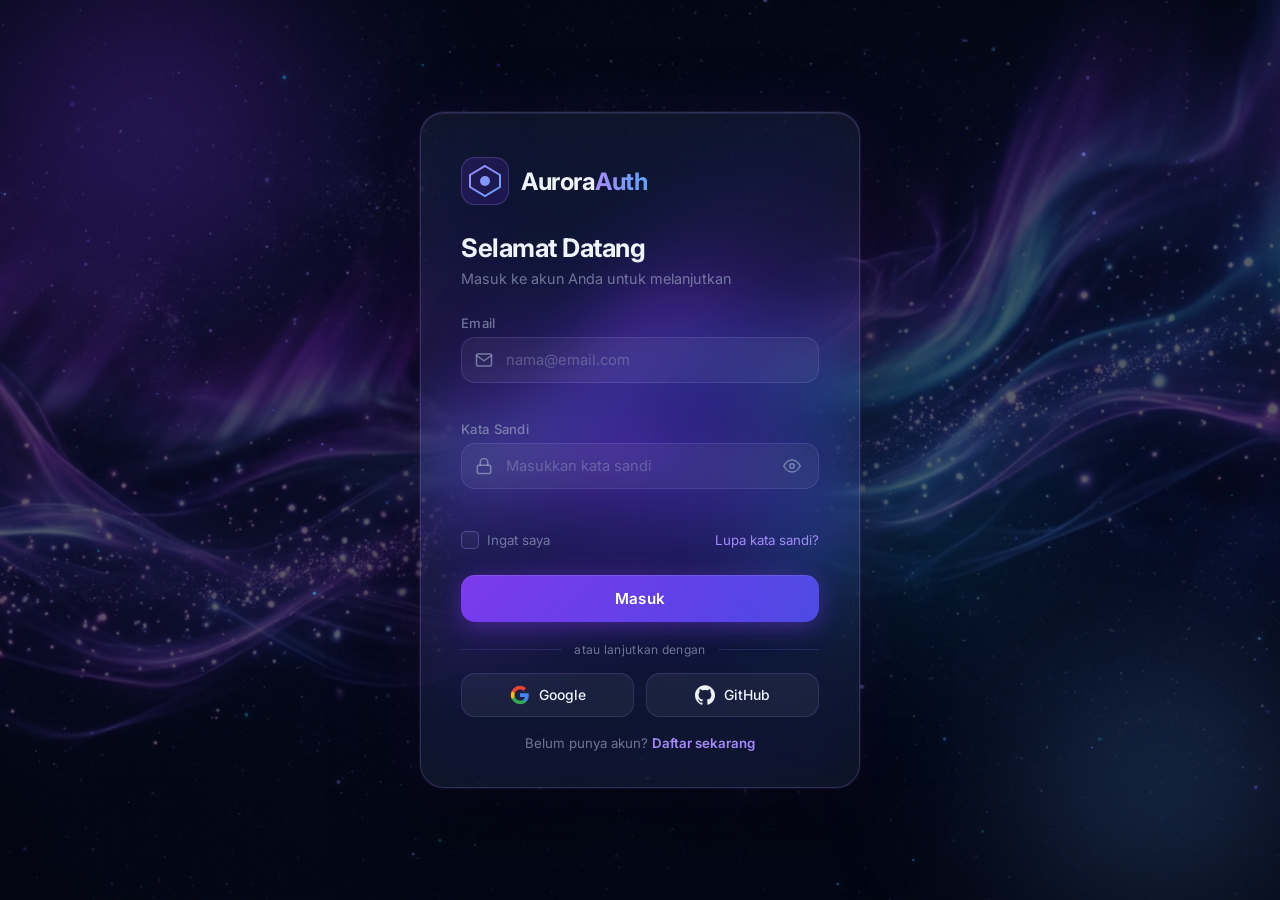
<file: animasi-1/index.html>
﻿<!DOCTYPE html>
<html lang="id">
<head>
  <meta charset="UTF-8" />
  <meta name="viewport" content="width=device-width, initial-scale=1.0" />
  <title>Login — Aurora Auth</title>
  <meta name="description" content="Halaman login premium dengan desain Aurora glassmorphism yang interaktif dan animasi canggih." />
  <link rel="preconnect" href="https://fonts.googleapis.com" />
  <link rel="preconnect" href="https://fonts.gstatic.com" crossorigin />
  <link href="https://fonts.googleapis.com/css2?family=Inter:wght@300;400;500;600;700&display=swap" rel="stylesheet" />
  <link rel="stylesheet" href="style.css" />
</head>
<body>

  <canvas id="particle-canvas"></canvas>
  <div class="cursor-glow" id="cursor-glow"></div>
  <div class="bg-overlay"></div>

  <main class="main-wrapper" aria-label="Halaman Login">
    <div class="orb orb-1"></div>
    <div class="orb orb-2"></div>
    <div class="orb orb-3"></div>

    <section class="login-card" id="login-card" role="main">

      <div class="brand" aria-label="Aurora Auth">
        <div class="brand-icon">
          <svg width="36" height="36" viewBox="0 0 36 36" fill="none" xmlns="http://www.w3.org/2000/svg" aria-hidden="true">
            <defs>
              <linearGradient id="lg1" x1="0" y1="0" x2="36" y2="36" gradientUnits="userSpaceOnUse">
                <stop offset="0%" stop-color="#a78bfa"/>
                <stop offset="100%" stop-color="#60a5fa"/>
              </linearGradient>
            </defs>
            <path d="M18 3L33 12V24L18 33L3 24V12L18 3Z" stroke="url(#lg1)" stroke-width="2" fill="none"/>
            <circle cx="18" cy="18" r="5" fill="url(#lg1)"/>
          </svg>
        </div>
        <span class="brand-name">Aurora<span class="brand-accent">Auth</span></span>
      </div>

      <h1 class="card-title">Selamat Datang</h1>
      <p class="card-subtitle">Masuk ke akun Anda untuk melanjutkan</p>

      <form class="login-form" id="login-form" novalidate autocomplete="off">

        <div class="field-wrapper" id="field-email">
          <label for="email" class="field-label">Email</label>
          <div class="input-shell">
            <span class="input-icon" aria-hidden="true">
              <svg width="18" height="18" viewBox="0 0 24 24" fill="none" stroke="currentColor" stroke-width="2" stroke-linecap="round" stroke-linejoin="round">
                <path d="M4 4h16c1.1 0 2 .9 2 2v12c0 1.1-.9 2-2 2H4c-1.1 0-2-.9-2-2V6c0-1.1.9-2 2-2z"/>
                <polyline points="22,6 12,13 2,6"/>
              </svg>
            </span>
            <input type="email" id="email" name="email" class="field-input" placeholder="nama@email.com" autocomplete="email" aria-describedby="email-error" required />
            <div class="input-ripple"></div>
          </div>
          <span class="field-error" id="email-error" role="alert" aria-live="polite"></span>
        </div>

        <div class="field-wrapper" id="field-password">
          <label for="password" class="field-label">Kata Sandi</label>
          <div class="input-shell">
            <span class="input-icon" aria-hidden="true">
              <svg width="18" height="18" viewBox="0 0 24 24" fill="none" stroke="currentColor" stroke-width="2" stroke-linecap="round" stroke-linejoin="round">
                <rect x="3" y="11" width="18" height="11" rx="2" ry="2"/>
                <path d="M7 11V7a5 5 0 0 1 10 0v4"/>
              </svg>
            </span>
            <input type="password" id="password" name="password" class="field-input" placeholder="Masukkan kata sandi" autocomplete="current-password" aria-describedby="password-error" required />
            <button type="button" class="toggle-password" id="toggle-password" aria-label="Tampilkan/sembunyikan kata sandi">
              <svg class="eye-show" width="18" height="18" viewBox="0 0 24 24" fill="none" stroke="currentColor" stroke-width="2" stroke-linecap="round" stroke-linejoin="round" aria-hidden="true">
                <path d="M1 12s4-8 11-8 11 8 11 8-4 8-11 8-11-8-11-8z"/>
                <circle cx="12" cy="12" r="3"/>
              </svg>
              <svg class="eye-hide" width="18" height="18" viewBox="0 0 24 24" fill="none" stroke="currentColor" stroke-width="2" stroke-linecap="round" stroke-linejoin="round" aria-hidden="true" style="display:none">
                <path d="M17.94 17.94A10.07 10.07 0 0 1 12 20c-7 0-11-8-11-8a18.45 18.45 0 0 1 5.06-5.94M9.9 4.24A9.12 9.12 0 0 1 12 4c7 0 11 8 11 8a18.5 18.5 0 0 1-2.16 3.19m-6.72-1.07a3 3 0 1 1-4.24-4.24"/>
                <line x1="1" y1="1" x2="23" y2="23"/>
              </svg>
            </button>
            <div class="input-ripple"></div>
          </div>
          <span class="field-error" id="password-error" role="alert" aria-live="polite"></span>
        </div>

        <div class="options-row">
          <label class="checkbox-wrapper" for="remember-me">
            <input type="checkbox" id="remember-me" name="remember" />
            <span class="checkbox-custom" aria-hidden="true"></span>
            <span class="checkbox-label">Ingat saya</span>
          </label>
          <a href="#" class="forgot-link" id="forgot-link">Lupa kata sandi?</a>
        </div>

        <button type="submit" class="btn-login" id="btn-login" aria-label="Masuk ke akun">
          <span class="btn-text">Masuk</span>
          <span class="btn-loader" aria-hidden="true">
            <svg class="spinner" width="20" height="20" viewBox="0 0 24 24" fill="none" stroke="currentColor" stroke-width="2.5">
              <circle cx="12" cy="12" r="10" stroke-opacity="0.25"/>
              <path d="M12 2a10 10 0 0 1 10 10" stroke-linecap="round"/>
            </svg>
          </span>
          <div class="btn-shine"></div>
        </button>

      </form>

      <div class="divider" aria-hidden="true">
        <span class="divider-line"></span>
        <span class="divider-text">atau lanjutkan dengan</span>
        <span class="divider-line"></span>
      </div>

      <div class="social-row">
        <button type="button" class="btn-social" id="btn-google" aria-label="Masuk dengan Google">
          <svg width="20" height="20" viewBox="0 0 24 24" aria-hidden="true">
            <path fill="#4285F4" d="M22.56 12.25c0-.78-.07-1.53-.2-2.25H12v4.26h5.92c-.26 1.37-1.04 2.53-2.21 3.31v2.77h3.57c2.08-1.92 3.28-4.74 3.28-8.09z"/>
            <path fill="#34A853" d="M12 23c2.97 0 5.46-.98 7.28-2.66l-3.57-2.77c-.98.66-2.23 1.06-3.71 1.06-2.86 0-5.29-1.93-6.16-4.53H2.18v2.84C3.99 20.53 7.7 23 12 23z"/>
            <path fill="#FBBC05" d="M5.84 14.09c-.22-.66-.35-1.36-.35-2.09s.13-1.43.35-2.09V7.07H2.18C1.43 8.55 1 10.22 1 12s.43 3.45 1.18 4.93l2.85-2.22.81-.62z"/>
            <path fill="#EA4335" d="M12 5.38c1.62 0 3.06.56 4.21 1.64l3.15-3.15C17.45 2.09 14.97 1 12 1 7.7 1 3.99 3.47 2.18 7.07l3.66 2.84c.87-2.6 3.3-4.53 6.16-4.53z"/>
          </svg>
          <span>Google</span>
        </button>
        <button type="button" class="btn-social" id="btn-github" aria-label="Masuk dengan GitHub">
          <svg width="20" height="20" viewBox="0 0 24 24" fill="currentColor" aria-hidden="true">
            <path d="M12 .297c-6.63 0-12 5.373-12 12 0 5.303 3.438 9.8 8.205 11.385.6.113.82-.258.82-.577 0-.285-.01-1.04-.015-2.04-3.338.724-4.042-1.61-4.042-1.61C4.422 18.07 3.633 17.7 3.633 17.7c-1.087-.744.084-.729.084-.729 1.205.084 1.838 1.236 1.838 1.236 1.07 1.835 2.809 1.305 3.495.998.108-.776.417-1.305.76-1.605-2.665-.3-5.466-1.332-5.466-5.93 0-1.31.465-2.38 1.235-3.22-.135-.303-.54-1.523.105-3.176 0 0 1.005-.322 3.3 1.23.96-.267 1.98-.399 3-.405 1.02.006 2.04.138 3 .405 2.28-1.552 3.285-1.23 3.285-1.23.645 1.653.24 2.873.12 3.176.765.84 1.23 1.91 1.23 3.22 0 4.61-2.805 5.625-5.475 5.92.42.36.81 1.096.81 2.22 0 1.606-.015 2.896-.015 3.286 0 .315.21.69.825.57C20.565 22.092 24 17.592 24 12.297c0-6.627-5.373-12-12-12"/>
          </svg>
          <span>GitHub</span>
        </button>
      </div>

      <p class="register-text">
        Belum punya akun?
        <a href="#" class="register-link" id="register-link">Daftar sekarang</a>
      </p>

    </section>
  </main>

  <script src="app.js"></script>
</body>
</html>
</file>
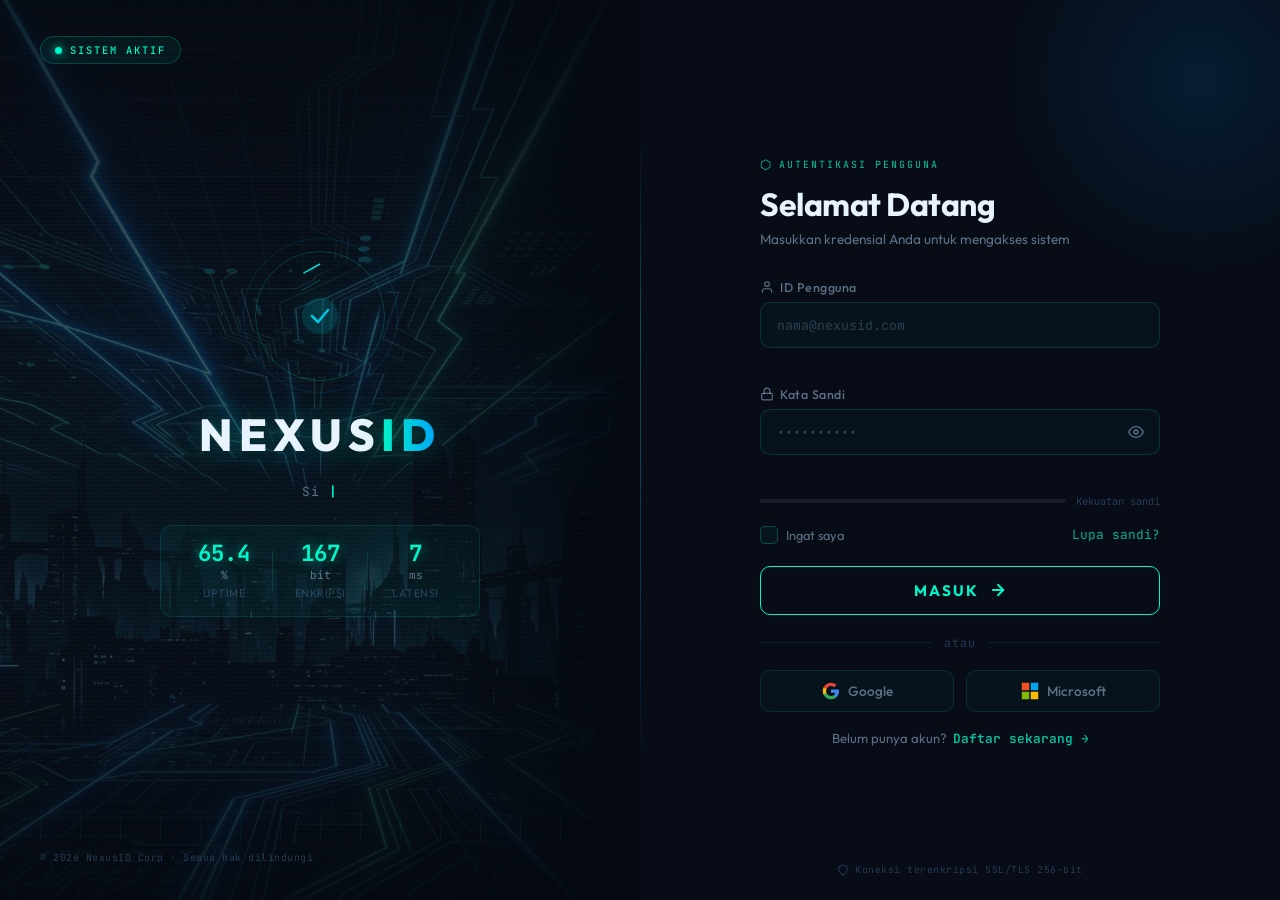
<file: animasi-2/index.html>
<!DOCTYPE html>
<html lang="id">
<head>
  <meta charset="UTF-8" />
  <meta name="viewport" content="width=device-width, initial-scale=1.0" />
  <title>Login — NexusID</title>
  <meta name="description" content="Halaman login premium NexusID dengan desain Neon Noir cyberpunk, split layout, dan animasi interaktif." />
  <link rel="preconnect" href="https://fonts.googleapis.com" />
  <link rel="preconnect" href="https://fonts.gstatic.com" crossorigin />
  <link href="https://fonts.googleapis.com/css2?family=Outfit:wght@300;400;500;600;700;800&family=JetBrains+Mono:wght@400;500&display=swap" rel="stylesheet" />
  <link rel="stylesheet" href="style.css" />
</head>
<body>

  <!-- Matrix rain canvas -->
  <canvas id="matrix-canvas"></canvas>

  <div class="page-wrapper">

    <!-- ── LEFT PANEL ───────────────────────────── -->
    <aside class="left-panel" aria-hidden="true">
      <div class="left-bg"></div>
      <div class="left-noise"></div>

      <!-- Scan lines overlay -->
      <div class="scanlines"></div>

      <!-- Top badge -->
      <div class="lp-badge">
        <span class="badge-dot"></span>
        <span class="badge-text">SISTEM AKTIF</span>
      </div>

      <!-- Center content -->
      <div class="lp-center">
        <div class="hex-ring">
          <svg viewBox="0 0 120 120" fill="none" xmlns="http://www.w3.org/2000/svg" class="hex-svg">
            <defs>
              <linearGradient id="hexGrad" x1="0" y1="0" x2="120" y2="120" gradientUnits="userSpaceOnUse">
                <stop offset="0%" stop-color="#00f5c8"/>
                <stop offset="100%" stop-color="#0099ff"/>
              </linearGradient>
            </defs>
            <path class="hex-path" d="M60 8L107 34V86L60 112L13 86V34L60 8Z" stroke="url(#hexGrad)" stroke-width="1.5" fill="none"/>
            <path class="hex-path-inner" d="M60 24L95 44V84L60 104L25 84V44L60 24Z" stroke="url(#hexGrad)" stroke-width="0.8" fill="none" opacity="0.4"/>
            <circle cx="60" cy="60" r="18" fill="url(#hexGrad)" opacity="0.15"/>
            <path d="M52 60L58 66L68 54" stroke="url(#hexGrad)" stroke-width="2.5" stroke-linecap="round" stroke-linejoin="round"/>
          </svg>
          <!-- Rotating rings -->
          <div class="ring ring-1"></div>
          <div class="ring ring-2"></div>
        </div>

        <h2 class="lp-title">NEXUS<span>ID</span></h2>
        <p class="lp-tagline">
          <span class="typing-text" id="typing-text"></span>
          <span class="cursor-blink">|</span>
        </p>

        <!-- Stats bar -->
        <div class="stats-row">
          <div class="stat">
            <span class="stat-num" data-target="99.9">0</span><span class="stat-unit">%</span>
            <span class="stat-label">Uptime</span>
          </div>
          <div class="stat-divider"></div>
          <div class="stat">
            <span class="stat-num" data-target="256">0</span><span class="stat-unit">bit</span>
            <span class="stat-label">Enkripsi</span>
          </div>
          <div class="stat-divider"></div>
          <div class="stat">
            <span class="stat-num" data-target="12">0</span><span class="stat-unit">ms</span>
            <span class="stat-label">Latensi</span>
          </div>
        </div>
      </div>

      <!-- Bottom info -->
      <div class="lp-footer">
        <div class="lp-grid-lines"></div>
        <p class="lp-footer-text">© 2026 NexusID Corp · Semua hak dilindungi</p>
      </div>
    </aside>

    <!-- ── RIGHT PANEL (Form) ────────────────────── -->
    <main class="right-panel" role="main">
      <!-- Glow blob -->
      <div class="form-glow"></div>

      <div class="form-container" id="form-container">

        <!-- Logo mobile (hidden on desktop) -->
        <div class="mobile-brand">
          <span class="mobile-brand-text">NEXUS<span>ID</span></span>
        </div>

        <!-- Header -->
        <div class="form-header">
          <div class="form-tag">
            <span class="tag-icon">⬡</span>
            <span>AUTENTIKASI PENGGUNA</span>
          </div>
          <h1 class="form-title">Selamat Datang</h1>
          <p class="form-subtitle">Masukkan kredensial Anda untuk mengakses sistem</p>
        </div>

        <!-- Form -->
        <form class="login-form" id="login-form" novalidate>

          <!-- Username/Email -->
          <div class="field-group" id="fg-email">
            <label class="field-label" for="email">
              <svg width="14" height="14" viewBox="0 0 24 24" fill="none" stroke="currentColor" stroke-width="2" stroke-linecap="round" stroke-linejoin="round" aria-hidden="true"><path d="M20 21v-2a4 4 0 0 0-4-4H8a4 4 0 0 0-4 4v2"/><circle cx="12" cy="7" r="4"/></svg>
              ID Pengguna
            </label>
            <div class="input-wrap">
              <input type="email" id="email" name="email" class="neo-input" placeholder="nama@nexusid.com" autocomplete="email" required />
              <div class="input-border-anim"></div>
              <span class="input-status" id="email-status" aria-hidden="true"></span>
            </div>
            <span class="field-msg" id="email-msg" role="alert" aria-live="polite"></span>
          </div>

          <!-- Password -->
          <div class="field-group" id="fg-pass">
            <label class="field-label" for="password">
              <svg width="14" height="14" viewBox="0 0 24 24" fill="none" stroke="currentColor" stroke-width="2" stroke-linecap="round" stroke-linejoin="round" aria-hidden="true"><rect x="3" y="11" width="18" height="11" rx="2" ry="2"/><path d="M7 11V7a5 5 0 0 1 10 0v4"/></svg>
              Kata Sandi
            </label>
            <div class="input-wrap">
              <input type="password" id="password" name="password" class="neo-input" placeholder="••••••••••" autocomplete="current-password" required />
              <div class="input-border-anim"></div>
              <button type="button" class="eye-btn" id="eye-btn" aria-label="Toggle password visibility">
                <svg class="eye-open" width="16" height="16" viewBox="0 0 24 24" fill="none" stroke="currentColor" stroke-width="2" stroke-linecap="round" stroke-linejoin="round" aria-hidden="true"><path d="M1 12s4-8 11-8 11 8 11 8-4 8-11 8-11-8-11-8z"/><circle cx="12" cy="12" r="3"/></svg>
                <svg class="eye-close" width="16" height="16" viewBox="0 0 24 24" fill="none" stroke="currentColor" stroke-width="2" stroke-linecap="round" stroke-linejoin="round" aria-hidden="true" style="display:none"><path d="M17.94 17.94A10.07 10.07 0 0 1 12 20c-7 0-11-8-11-8a18.45 18.45 0 0 1 5.06-5.94M9.9 4.24A9.12 9.12 0 0 1 12 4c7 0 11 8 11 8a18.5 18.5 0 0 1-2.16 3.19m-6.72-1.07a3 3 0 1 1-4.24-4.24"/><line x1="1" y1="1" x2="23" y2="23"/></svg>
              </button>
              <span class="input-status" id="pass-status" aria-hidden="true"></span>
            </div>
            <span class="field-msg" id="pass-msg" role="alert" aria-live="polite"></span>
          </div>

          <!-- Password strength bar -->
          <div class="strength-wrap" id="strength-wrap">
            <div class="strength-bar">
              <div class="strength-fill" id="strength-fill"></div>
            </div>
            <span class="strength-label" id="strength-label">Kekuatan sandi</span>
          </div>

          <!-- Options -->
          <div class="options-row">
            <label class="neo-checkbox" for="remember">
              <input type="checkbox" id="remember" name="remember" />
              <span class="check-box" aria-hidden="true">
                <svg width="10" height="10" viewBox="0 0 12 12" fill="none"><polyline points="2,6 5,9 10,3" stroke="currentColor" stroke-width="2" stroke-linecap="round" stroke-linejoin="round"/></svg>
              </span>
              <span class="check-label">Ingat saya</span>
            </label>
            <a href="#" class="lupa-link" id="lupa-link">Lupa sandi?</a>
          </div>

          <!-- Submit -->
          <button type="submit" class="btn-submit" id="btn-submit" aria-label="Masuk ke sistem">
            <span class="btn-content">
              <span class="btn-txt">MASUK</span>
              <svg class="btn-arrow" width="18" height="18" viewBox="0 0 24 24" fill="none" stroke="currentColor" stroke-width="2.5" stroke-linecap="round" stroke-linejoin="round" aria-hidden="true"><path d="M5 12h14"/><path d="m12 5 7 7-7 7"/></svg>
            </span>
            <span class="btn-loading" aria-hidden="true">
              <svg class="spin" width="20" height="20" viewBox="0 0 24 24" fill="none" stroke="currentColor" stroke-width="2.5"><circle cx="12" cy="12" r="10" opacity="0.2"/><path d="M12 2a10 10 0 0 1 10 10" stroke-linecap="round"/></svg>
              <span>Memverifikasi...</span>
            </span>
            <div class="btn-glare"></div>
          </button>

          <!-- Divider -->
          <div class="or-divider" aria-hidden="true">
            <span></span><em>atau</em><span></span>
          </div>

          <!-- Social -->
          <div class="social-grid">
            <button type="button" class="btn-soc" id="btn-google" aria-label="Masuk dengan Google">
              <svg width="18" height="18" viewBox="0 0 24 24" aria-hidden="true"><path fill="#4285F4" d="M22.56 12.25c0-.78-.07-1.53-.2-2.25H12v4.26h5.92c-.26 1.37-1.04 2.53-2.21 3.31v2.77h3.57c2.08-1.92 3.28-4.74 3.28-8.09z"/><path fill="#34A853" d="M12 23c2.97 0 5.46-.98 7.28-2.66l-3.57-2.77c-.98.66-2.23 1.06-3.71 1.06-2.86 0-5.29-1.93-6.16-4.53H2.18v2.84C3.99 20.53 7.7 23 12 23z"/><path fill="#FBBC05" d="M5.84 14.09c-.22-.66-.35-1.36-.35-2.09s.13-1.43.35-2.09V7.07H2.18C1.43 8.55 1 10.22 1 12s.43 3.45 1.18 4.93l2.85-2.22.81-.62z"/><path fill="#EA4335" d="M12 5.38c1.62 0 3.06.56 4.21 1.64l3.15-3.15C17.45 2.09 14.97 1 12 1 7.7 1 3.99 3.47 2.18 7.07l3.66 2.84c.87-2.6 3.3-4.53 6.16-4.53z"/></svg>
              Google
            </button>
            <button type="button" class="btn-soc" id="btn-ms" aria-label="Masuk dengan Microsoft">
              <svg width="18" height="18" viewBox="0 0 24 24" aria-hidden="true"><path fill="#f25022" d="M1 1h10v10H1z"/><path fill="#00a4ef" d="M13 1h10v10H13z"/><path fill="#7fba00" d="M1 13h10v10H1z"/><path fill="#ffb900" d="M13 13h10v10H13z"/></svg>
              Microsoft
            </button>
          </div>

          <!-- Register -->
          <p class="register-row">
            Belum punya akun?&nbsp;
            <a href="#" class="register-link" id="register-link">Daftar sekarang →</a>
          </p>

        </form>
      </div>

      <!-- Security badge -->
      <div class="security-badge">
        <svg width="12" height="12" viewBox="0 0 24 24" fill="none" stroke="currentColor" stroke-width="2" stroke-linecap="round" stroke-linejoin="round" aria-hidden="true"><path d="M12 22s8-4 8-10V5l-8-3-8 3v7c0 6 8 10 8 10z"/></svg>
        <span>Koneksi terenkripsi SSL/TLS 256-bit</span>
      </div>
    </main>

  </div>

  <script src="app.js"></script>
</body>
</html>
</file>
<file: animasi-1/style.css>
﻿/* ========================================================
   Aurora Auth — Premium Login Page CSS
   Design: Glassmorphism + Dark Mode + Micro-animations
======================================================== */

/* --- Reset & Base --- */
*, *::before, *::after { box-sizing: border-box; margin: 0; padding: 0; }

:root {
  --c-bg:         #050814;
  --c-purple:     #7c3aed;
  --c-violet:     #a78bfa;
  --c-blue:       #60a5fa;
  --c-cyan:       #22d3ee;
  --c-white:      #f0f4ff;
  --c-muted:      rgba(160,170,200,0.65);
  --c-glass:      rgba(255,255,255,0.055);
  --c-glass-b:    rgba(255,255,255,0.11);
  --c-border:     rgba(167,139,250,0.22);
  --c-border-f:   rgba(167,139,250,0.7);
  --c-error:      #f87171;
  --c-success:    #34d399;
  --radius-card:  24px;
  --radius-inp:   14px;
  --transition:   0.3s cubic-bezier(0.4, 0, 0.2, 1);
  --font:         'Inter', system-ui, sans-serif;
}

html { font-size: 16px; scroll-behavior: smooth; }

body {
  font-family: var(--font);
  background: var(--c-bg);
  color: var(--c-white);
  min-height: 100vh;
  overflow: hidden;
  -webkit-font-smoothing: antialiased;
}

/* --- Canvas Particle BG --- */
#particle-canvas {
  position: fixed;
  inset: 0;
  width: 100%;
  height: 100%;
  z-index: 0;
  pointer-events: none;
}

/* --- Cursor Glow --- */
.cursor-glow {
  position: fixed;
  width: 420px;
  height: 420px;
  border-radius: 50%;
  background: radial-gradient(circle, rgba(124,58,237,0.18) 0%, transparent 70%);
  pointer-events: none;
  transform: translate(-50%, -50%);
  z-index: 1;
  transition: opacity 0.3s;
  will-change: transform;
}

/* --- BG Overlay (image + gradient) --- */
.bg-overlay {
  position: fixed;
  inset: 0;
  background:
    url('bg.jpg') center/cover no-repeat,
    linear-gradient(135deg, #050814 0%, #0a0620 50%, #020a1a 100%);
  opacity: 0.35;
  z-index: 0;
  pointer-events: none;
}

/* --- Floating Orbs --- */
.orb {
  position: fixed;
  border-radius: 50%;
  filter: blur(90px);
  opacity: 0;
  pointer-events: none;
  z-index: 1;
  animation: orbFloat 0.8s ease forwards;
}
.orb-1 {
  width: 500px; height: 500px;
  background: radial-gradient(circle, rgba(124,58,237,0.45), transparent 70%);
  top: -120px; left: -100px;
  animation-delay: 0.2s;
}
.orb-2 {
  width: 400px; height: 400px;
  background: radial-gradient(circle, rgba(96,165,250,0.35), transparent 70%);
  bottom: -80px; right: -80px;
  animation-delay: 0.4s;
}
.orb-3 {
  width: 300px; height: 300px;
  background: radial-gradient(circle, rgba(34,211,238,0.25), transparent 70%);
  top: 40%; left: 60%;
  animation-delay: 0.6s;
}
@keyframes orbFloat {
  to { opacity: 1; }
}

/* --- Main Wrapper --- */
.main-wrapper {
  position: relative;
  z-index: 10;
  display: flex;
  align-items: center;
  justify-content: center;
  min-height: 100vh;
  padding: 24px 16px;
}

/* --- Login Card --- */
.login-card {
  width: 100%;
  max-width: 440px;
  background: var(--c-glass);
  backdrop-filter: blur(32px) saturate(180%);
  -webkit-backdrop-filter: blur(32px) saturate(180%);
  border: 1px solid var(--c-border);
  border-radius: var(--radius-card);
  padding: 44px 40px 36px;
  box-shadow:
    0 0 0 1px rgba(167,139,250,0.08),
    0 32px 80px rgba(0,0,0,0.55),
    0 0 60px rgba(124,58,237,0.12),
    inset 0 1px 0 rgba(255,255,255,0.08);
  opacity: 0;
  transform: translateY(30px) scale(0.97);
  animation: cardIn 0.7s 0.1s cubic-bezier(0.22, 1, 0.36, 1) forwards;
  transition: box-shadow 0.4s;
}
.login-card:hover {
  box-shadow:
    0 0 0 1px rgba(167,139,250,0.15),
    0 32px 80px rgba(0,0,0,0.6),
    0 0 80px rgba(124,58,237,0.2),
    inset 0 1px 0 rgba(255,255,255,0.1);
}
@keyframes cardIn {
  to { opacity: 1; transform: translateY(0) scale(1); }
}

/* --- Brand --- */
.brand {
  display: flex;
  align-items: center;
  gap: 12px;
  margin-bottom: 28px;
}
.brand-icon {
  display: flex;
  align-items: center;
  justify-content: center;
  width: 48px;
  height: 48px;
  background: rgba(124,58,237,0.15);
  border: 1px solid rgba(167,139,250,0.25);
  border-radius: 14px;
  animation: iconPulse 3s ease-in-out infinite;
}
@keyframes iconPulse {
  0%, 100% { box-shadow: 0 0 0 0 rgba(167,139,250,0.4); }
  50% { box-shadow: 0 0 0 8px rgba(167,139,250,0); }
}
.brand-name {
  font-size: 1.5rem;
  font-weight: 700;
  letter-spacing: -0.5px;
  color: var(--c-white);
}
.brand-accent {
  background: linear-gradient(90deg, var(--c-violet), var(--c-blue));
  -webkit-background-clip: text;
  -webkit-text-fill-color: transparent;
  background-clip: text;
}

/* --- Card Titles --- */
.card-title {
  font-size: 1.6rem;
  font-weight: 700;
  letter-spacing: -0.5px;
  color: var(--c-white);
  margin-bottom: 6px;
  line-height: 1.2;
}
.card-subtitle {
  font-size: 0.9rem;
  color: var(--c-muted);
  margin-bottom: 28px;
}

/* --- Form --- */
.login-form { display: flex; flex-direction: column; gap: 16px; }

/* --- Field Wrapper --- */
.field-wrapper { display: flex; flex-direction: column; gap: 6px; }
.field-label {
  font-size: 0.82rem;
  font-weight: 500;
  color: var(--c-muted);
  letter-spacing: 0.3px;
  transition: color var(--transition);
}
.field-wrapper:focus-within .field-label { color: var(--c-violet); }

/* --- Input Shell --- */
.input-shell {
  position: relative;
  display: flex;
  align-items: center;
}
.input-icon {
  position: absolute;
  left: 14px;
  color: var(--c-muted);
  display: flex;
  align-items: center;
  transition: color var(--transition);
  pointer-events: none;
  z-index: 1;
}
.field-wrapper:focus-within .input-icon { color: var(--c-violet); }

.field-input {
  width: 100%;
  padding: 13px 16px 13px 44px;
  background: rgba(255,255,255,0.05);
  border: 1.5px solid rgba(167,139,250,0.18);
  border-radius: var(--radius-inp);
  color: var(--c-white);
  font-family: var(--font);
  font-size: 0.92rem;
  outline: none;
  transition: border-color var(--transition), background var(--transition), box-shadow var(--transition);
}
.field-input::placeholder { color: rgba(160,170,200,0.4); }
.field-input:focus {
  border-color: var(--c-border-f);
  background: rgba(124,58,237,0.07);
  box-shadow: 0 0 0 3px rgba(167,139,250,0.13), 0 0 20px rgba(124,58,237,0.1);
}
.field-input.has-error {
  border-color: var(--c-error);
  box-shadow: 0 0 0 3px rgba(248,113,113,0.12);
}
.field-input.is-valid {
  border-color: var(--c-success);
}

/* --- Toggle Password --- */
.toggle-password {
  position: absolute;
  right: 14px;
  display: flex;
  align-items: center;
  justify-content: center;
  background: none;
  border: none;
  cursor: pointer;
  color: var(--c-muted);
  padding: 4px;
  border-radius: 6px;
  transition: color var(--transition), transform 0.2s;
  z-index: 1;
}
.toggle-password:hover { color: var(--c-violet); transform: scale(1.15); }
.toggle-password:active { transform: scale(0.9); }
#field-password .field-input { padding-right: 44px; }

/* --- Input Ripple --- */
.input-ripple {
  position: absolute;
  inset: 0;
  border-radius: var(--radius-inp);
  pointer-events: none;
  overflow: hidden;
}

/* --- Field Error --- */
.field-error {
  font-size: 0.78rem;
  color: var(--c-error);
  min-height: 16px;
  display: block;
  opacity: 0;
  transform: translateY(-4px);
  transition: opacity 0.25s, transform 0.25s;
}
.field-error.show {
  opacity: 1;
  transform: translateY(0);
}

/* --- Options Row --- */
.options-row {
  display: flex;
  align-items: center;
  justify-content: space-between;
  margin: 4px 0;
}

/* --- Checkbox --- */
.checkbox-wrapper {
  display: flex;
  align-items: center;
  gap: 8px;
  cursor: pointer;
  user-select: none;
}
.checkbox-wrapper input[type="checkbox"] { display: none; }
.checkbox-custom {
  width: 18px;
  height: 18px;
  border: 1.5px solid rgba(167,139,250,0.35);
  border-radius: 5px;
  background: rgba(255,255,255,0.04);
  display: flex;
  align-items: center;
  justify-content: center;
  transition: background var(--transition), border-color var(--transition), box-shadow var(--transition);
  position: relative;
  flex-shrink: 0;
}
.checkbox-custom::after {
  content: '';
  width: 5px;
  height: 9px;
  border-right: 2px solid white;
  border-bottom: 2px solid white;
  transform: rotate(45deg) scale(0);
  transition: transform 0.2s cubic-bezier(0.34, 1.56, 0.64, 1);
  margin-top: -2px;
}
.checkbox-wrapper input:checked + .checkbox-custom {
  background: linear-gradient(135deg, var(--c-purple), var(--c-blue));
  border-color: transparent;
  box-shadow: 0 0 12px rgba(124,58,237,0.45);
}
.checkbox-wrapper input:checked + .checkbox-custom::after {
  transform: rotate(45deg) scale(1);
}
.checkbox-label {
  font-size: 0.83rem;
  color: var(--c-muted);
}
.checkbox-wrapper:hover .checkbox-label { color: var(--c-white); }

/* --- Forgot Link --- */
.forgot-link {
  font-size: 0.83rem;
  color: var(--c-violet);
  text-decoration: none;
  position: relative;
  transition: color var(--transition);
}
.forgot-link::after {
  content: '';
  position: absolute;
  bottom: -1px;
  left: 0;
  width: 0;
  height: 1px;
  background: var(--c-violet);
  transition: width var(--transition);
}
.forgot-link:hover::after { width: 100%; }
.forgot-link:hover { color: var(--c-blue); }

/* --- Login Button --- */
.btn-login {
  position: relative;
  width: 100%;
  padding: 14px;
  margin-top: 6px;
  background: linear-gradient(135deg, var(--c-purple) 0%, #4f46e5 50%, var(--c-blue) 100%);
  background-size: 200% 200%;
  border: none;
  border-radius: var(--radius-inp);
  color: white;
  font-family: var(--font);
  font-size: 0.95rem;
  font-weight: 600;
  letter-spacing: 0.3px;
  cursor: pointer;
  overflow: hidden;
  transition: transform var(--transition), box-shadow var(--transition), background-position 0.5s;
  box-shadow: 0 4px 24px rgba(124,58,237,0.45), 0 1px 0 rgba(255,255,255,0.1) inset;
}
.btn-login:hover:not(:disabled) {
  transform: translateY(-2px);
  box-shadow: 0 8px 32px rgba(124,58,237,0.65), 0 1px 0 rgba(255,255,255,0.15) inset;
  background-position: right center;
}
.btn-login:active:not(:disabled) {
  transform: translateY(0) scale(0.98);
  box-shadow: 0 2px 12px rgba(124,58,237,0.35);
}
.btn-login:disabled { opacity: 0.7; cursor: not-allowed; transform: none; }

.btn-text { transition: opacity 0.2s; }
.btn-loader {
  position: absolute;
  inset: 0;
  display: flex;
  align-items: center;
  justify-content: center;
  opacity: 0;
  transition: opacity 0.2s;
}
.btn-login.loading .btn-text { opacity: 0; }
.btn-login.loading .btn-loader { opacity: 1; }

.spinner { animation: spin 0.85s linear infinite; }
@keyframes spin { to { transform: rotate(360deg); } }

/* Shine sweep */
.btn-shine {
  position: absolute;
  inset: 0;
  background: linear-gradient(105deg, transparent 40%, rgba(255,255,255,0.18) 50%, transparent 60%);
  transform: translateX(-100%);
  transition: none;
}
.btn-login:hover .btn-shine { animation: shineSweep 0.6s forwards; }
@keyframes shineSweep {
  to { transform: translateX(100%); }
}

/* --- Divider --- */
.divider {
  display: flex;
  align-items: center;
  gap: 12px;
  margin: 20px 0 16px;
}
.divider-line {
  flex: 1;
  height: 1px;
  background: rgba(167,139,250,0.15);
}
.divider-text {
  font-size: 0.75rem;
  color: var(--c-muted);
  white-space: nowrap;
  letter-spacing: 0.3px;
}

/* --- Social Buttons --- */
.social-row {
  display: grid;
  grid-template-columns: 1fr 1fr;
  gap: 12px;
}
.btn-social {
  display: flex;
  align-items: center;
  justify-content: center;
  gap: 9px;
  padding: 11px 16px;
  background: rgba(255,255,255,0.05);
  border: 1px solid rgba(167,139,250,0.18);
  border-radius: var(--radius-inp);
  color: var(--c-white);
  font-family: var(--font);
  font-size: 0.87rem;
  font-weight: 500;
  cursor: pointer;
  transition: background var(--transition), border-color var(--transition), transform var(--transition), box-shadow var(--transition);
}
.btn-social:hover {
  background: rgba(167,139,250,0.1);
  border-color: rgba(167,139,250,0.4);
  transform: translateY(-2px);
  box-shadow: 0 6px 20px rgba(124,58,237,0.2);
}
.btn-social:active { transform: translateY(0) scale(0.97); }

/* --- Register Text --- */
.register-text {
  text-align: center;
  font-size: 0.83rem;
  color: var(--c-muted);
  margin-top: 18px;
}
.register-link {
  color: var(--c-violet);
  text-decoration: none;
  font-weight: 600;
  position: relative;
  transition: color var(--transition);
}
.register-link::after {
  content: '';
  position: absolute;
  bottom: -1px;
  left: 0;
  width: 0;
  height: 1.5px;
  background: linear-gradient(90deg, var(--c-violet), var(--c-blue));
  transition: width var(--transition);
}
.register-link:hover::after { width: 100%; }
.register-link:hover { color: var(--c-blue); }

/* --- Success State (after login) --- */
.login-card.success {
  animation: successPulse 0.6s ease forwards;
}
@keyframes successPulse {
  0% { box-shadow: 0 0 0 0 rgba(52,211,153,0.5); }
  50% { box-shadow: 0 0 0 24px rgba(52,211,153,0); }
  100% { box-shadow: 0 0 0 0 rgba(52,211,153,0); }
}

/* --- Shake on error --- */
@keyframes shake {
  0%, 100% { transform: translateX(0); }
  20%, 60% { transform: translateX(-8px); }
  40%, 80% { transform: translateX(8px); }
}
.shake { animation: shake 0.4s ease; }

/* --- Responsive --- */
@media (max-width: 480px) {
  .login-card { padding: 32px 24px 28px; }
  .card-title { font-size: 1.35rem; }
  .social-row { grid-template-columns: 1fr; }
}
</file>
<file: animasi-2/style.css>
/* ============================================================
   NexusID — Neon Noir Cyberpunk Login
   Design: Split Layout + Neon Glow + Terminal Aesthetic
   Font: Outfit + JetBrains Mono
============================================================ */

/* --- Reset & Base --- */
*, *::before, *::after { box-sizing: border-box; margin: 0; padding: 0; }

:root {
  --bg-dark:       #04080f;
  --bg-panel:      #080d18;
  --bg-form:       #070c17;
  --neon-cyan:     #00f5c8;
  --neon-blue:     #0099ff;
  --neon-purple:   #7b2fff;
  --neon-green:    #00e676;
  --text-primary:  #e8f4fd;
  --text-muted:    rgba(180, 210, 240, 0.5);
  --text-dim:      rgba(100, 150, 200, 0.35);
  --border-neon:   rgba(0, 245, 200, 0.2);
  --border-focus:  rgba(0, 245, 200, 0.7);
  --error:         #ff4d6d;
  --success:       #00e676;
  --glass:         rgba(0, 245, 200, 0.04);
  --font-main:     'Outfit', system-ui, sans-serif;
  --font-mono:     'JetBrains Mono', monospace;
  --ease:          cubic-bezier(0.4, 0, 0.2, 1);
  --ease-spring:   cubic-bezier(0.34, 1.56, 0.64, 1);
}

html { font-size: 16px; scroll-behavior: smooth; }

body {
  font-family: var(--font-main);
  background: var(--bg-dark);
  color: var(--text-primary);
  min-height: 100vh;
  overflow: hidden;
  -webkit-font-smoothing: antialiased;
}

/* ── Matrix Canvas ─────────────────────────────────── */
#matrix-canvas {
  position: fixed;
  inset: 0;
  z-index: 0;
  pointer-events: none;
  opacity: 0.07;
}

/* ── Page Wrapper (Split) ──────────────────────────── */
.page-wrapper {
  position: relative;
  z-index: 1;
  display: grid;
  grid-template-columns: 1fr 1fr;
  min-height: 100vh;
}

/* ══════════════════════════════════════════════════════
   LEFT PANEL
══════════════════════════════════════════════════════ */
.left-panel {
  position: relative;
  display: flex;
  flex-direction: column;
  justify-content: space-between;
  overflow: hidden;
  padding: 36px 40px;
  background: var(--bg-panel);
}

/* Background image */
.left-bg {
  position: absolute;
  inset: 0;
  background: url('bg.jpg') center/cover no-repeat;
  opacity: 0.28;
  z-index: 0;
}

/* Noise texture */
.left-noise {
  position: absolute;
  inset: 0;
  z-index: 1;
  background-image: url("data:image/svg+xml,%3Csvg viewBox='0 0 256 256' xmlns='http://www.w3.org/2000/svg'%3E%3Cfilter id='n'%3E%3CfeTurbulence type='fractalNoise' baseFrequency='0.9' numOctaves='4' stitchTiles='stitch'/%3E%3C/filter%3E%3Crect width='100%25' height='100%25' filter='url(%23n)' opacity='0.08'/%3E%3C/svg%3E");
  opacity: 0.4;
  pointer-events: none;
}

/* Scanlines */
.scanlines {
  position: absolute;
  inset: 0;
  z-index: 2;
  background: repeating-linear-gradient(
    0deg,
    transparent,
    transparent 2px,
    rgba(0, 245, 200, 0.018) 2px,
    rgba(0, 245, 200, 0.018) 4px
  );
  pointer-events: none;
}

/* Gradient overlay on left */
.left-panel::after {
  content: '';
  position: absolute;
  inset: 0;
  z-index: 2;
  background:
    linear-gradient(to right, transparent 60%, var(--bg-dark) 100%),
    linear-gradient(to bottom, rgba(4,8,15,0.6) 0%, transparent 30%, transparent 70%, rgba(4,8,15,0.8) 100%);
  pointer-events: none;
}

/* All left-panel children above overlays */
.lp-badge, .lp-center, .lp-footer { position: relative; z-index: 10; }

/* Badge */
.lp-badge {
  display: inline-flex;
  align-items: center;
  gap: 8px;
  padding: 6px 14px;
  background: rgba(0, 245, 200, 0.06);
  border: 1px solid rgba(0, 245, 200, 0.2);
  border-radius: 100px;
  width: fit-content;
  animation: fadeDown 0.6s 0.2s var(--ease) both;
}
.badge-dot {
  width: 7px;
  height: 7px;
  border-radius: 50%;
  background: var(--neon-cyan);
  box-shadow: 0 0 8px var(--neon-cyan);
  animation: dotPulse 1.8s ease-in-out infinite;
}
@keyframes dotPulse {
  0%, 100% { opacity: 1; box-shadow: 0 0 8px var(--neon-cyan); }
  50%       { opacity: 0.5; box-shadow: 0 0 2px var(--neon-cyan); }
}
.badge-text {
  font-family: var(--font-mono);
  font-size: 0.65rem;
  letter-spacing: 2px;
  color: var(--neon-cyan);
  font-weight: 500;
}

/* Center */
.lp-center {
  display: flex;
  flex-direction: column;
  align-items: center;
  text-align: center;
  gap: 20px;
  animation: fadeUp 0.7s 0.3s var(--ease) both;
}

/* Hex Ring */
.hex-ring {
  position: relative;
  width: 140px;
  height: 140px;
  display: flex;
  align-items: center;
  justify-content: center;
}
.hex-svg {
  width: 120px;
  height: 120px;
  filter: drop-shadow(0 0 14px rgba(0, 245, 200, 0.5));
  animation: hexRotGlow 4s ease-in-out infinite;
}
@keyframes hexRotGlow {
  0%, 100% { filter: drop-shadow(0 0 10px rgba(0, 245, 200, 0.4)); }
  50%       { filter: drop-shadow(0 0 22px rgba(0, 153, 255, 0.6)); }
}
.hex-path { animation: hexDash 3s linear infinite; stroke-dasharray: 300; stroke-dashoffset: 300; }
@keyframes hexDash { to { stroke-dashoffset: 0; } }
.hex-path-inner { animation: hexDash 3s 0.5s linear infinite; stroke-dasharray: 220; stroke-dashoffset: 220; }

.ring {
  position: absolute;
  border-radius: 50%;
  border: 1px solid rgba(0, 245, 200, 0.2);
  animation: ringExpand 3s ease-in-out infinite;
}
.ring-1 { width: 130px; height: 130px; animation-delay: 0s; }
.ring-2 { width: 155px; height: 155px; animation-delay: 0.7s; border-color: rgba(0, 153, 255, 0.15); }
@keyframes ringExpand {
  0%   { transform: scale(0.95); opacity: 0.8; }
  50%  { transform: scale(1.05); opacity: 0.3; }
  100% { transform: scale(0.95); opacity: 0.8; }
}

.lp-title {
  font-size: 2.8rem;
  font-weight: 800;
  letter-spacing: 6px;
  color: var(--text-primary);
  text-shadow: 0 0 30px rgba(0, 245, 200, 0.3);
}
.lp-title span {
  background: linear-gradient(90deg, var(--neon-cyan), var(--neon-blue));
  -webkit-background-clip: text;
  -webkit-text-fill-color: transparent;
  background-clip: text;
}

.lp-tagline {
  font-family: var(--font-mono);
  font-size: 0.8rem;
  color: var(--text-muted);
  letter-spacing: 1px;
  min-height: 1.4rem;
}
.cursor-blink {
  animation: blink 1s step-start infinite;
  color: var(--neon-cyan);
  font-weight: 700;
}
@keyframes blink { 0%, 100% { opacity: 1; } 50% { opacity: 0; } }

/* Stats row */
.stats-row {
  display: flex;
  align-items: center;
  gap: 0;
  background: rgba(0, 245, 200, 0.04);
  border: 1px solid rgba(0, 245, 200, 0.12);
  border-radius: 12px;
  padding: 16px 24px;
  width: 100%;
  max-width: 320px;
}
.stat {
  flex: 1;
  text-align: center;
  display: flex;
  flex-direction: column;
  gap: 4px;
}
.stat-num {
  font-family: var(--font-mono);
  font-size: 1.4rem;
  font-weight: 700;
  color: var(--neon-cyan);
  text-shadow: 0 0 12px rgba(0, 245, 200, 0.5);
  line-height: 1;
}
.stat-unit {
  font-family: var(--font-mono);
  font-size: 0.7rem;
  color: var(--text-muted);
  margin-left: 1px;
}
.stat-label {
  font-size: 0.68rem;
  color: var(--text-dim);
  letter-spacing: 0.5px;
  text-transform: uppercase;
}
.stat-divider {
  width: 1px;
  height: 40px;
  background: rgba(0, 245, 200, 0.15);
  margin: 0 8px;
}

/* Footer */
.lp-footer {
  position: relative;
}
.lp-grid-lines {
  height: 40px;
  background: repeating-linear-gradient(
    90deg,
    rgba(0, 245, 200, 0.07) 0px,
    rgba(0, 245, 200, 0.07) 1px,
    transparent 1px,
    transparent 40px
  );
  margin-bottom: 12px;
  border-top: 1px solid rgba(0, 245, 200, 0.1);
  mask-image: linear-gradient(to bottom, transparent, black);
}
.lp-footer-text {
  font-family: var(--font-mono);
  font-size: 0.62rem;
  color: var(--text-dim);
  letter-spacing: 0.5px;
  animation: fadeUp 0.6s 0.5s var(--ease) both;
}

/* ══════════════════════════════════════════════════════
   RIGHT PANEL
══════════════════════════════════════════════════════ */
.right-panel {
  position: relative;
  display: flex;
  flex-direction: column;
  align-items: center;
  justify-content: center;
  padding: 40px 48px;
  background: var(--bg-form);
  overflow: hidden;
}

/* Glow blob */
.form-glow {
  position: absolute;
  top: -120px;
  right: -120px;
  width: 400px;
  height: 400px;
  border-radius: 50%;
  background: radial-gradient(circle, rgba(0, 153, 255, 0.12) 0%, transparent 70%);
  pointer-events: none;
  animation: gloatMove 6s ease-in-out infinite;
}
@keyframes gloatMove {
  0%, 100% { transform: translate(0, 0); }
  50%       { transform: translate(-30px, 30px); }
}

/* Right panel border-left */
.right-panel::before {
  content: '';
  position: absolute;
  left: 0; top: 15%; bottom: 15%;
  width: 1px;
  background: linear-gradient(to bottom, transparent, var(--neon-cyan) 30%, var(--neon-blue) 70%, transparent);
  opacity: 0.3;
}

/* Form container */
.form-container {
  width: 100%;
  max-width: 400px;
  opacity: 0;
  transform: translateX(20px);
  animation: slideIn 0.7s 0.4s var(--ease) forwards;
}
@keyframes slideIn { to { opacity: 1; transform: translateX(0); } }

/* Mobile brand */
.mobile-brand { display: none; }

/* Form header */
.form-header { margin-bottom: 32px; }

.form-tag {
  display: inline-flex;
  align-items: center;
  gap: 6px;
  font-family: var(--font-mono);
  font-size: 0.62rem;
  letter-spacing: 2px;
  color: var(--neon-cyan);
  text-transform: uppercase;
  margin-bottom: 12px;
  opacity: 0.8;
}
.tag-icon { font-size: 0.8rem; }

.form-title {
  font-size: 2rem;
  font-weight: 700;
  letter-spacing: -0.5px;
  color: var(--text-primary);
  margin-bottom: 6px;
  line-height: 1.2;
}

.form-subtitle {
  font-size: 0.85rem;
  color: var(--text-muted);
}

/* ── Login Form ────────────────────────────────────── */
.login-form {
  display: flex;
  flex-direction: column;
  gap: 18px;
}

/* Field group */
.field-group { display: flex; flex-direction: column; gap: 7px; }

.field-label {
  display: flex;
  align-items: center;
  gap: 6px;
  font-size: 0.78rem;
  font-weight: 500;
  color: var(--text-muted);
  letter-spacing: 0.5px;
  transition: color 0.3s;
}
.field-group:focus-within .field-label { color: var(--neon-cyan); }

/* Input wrap */
.input-wrap {
  position: relative;
  display: flex;
  align-items: center;
}

.neo-input {
  width: 100%;
  padding: 13px 46px 13px 16px;
  background: rgba(0, 245, 200, 0.03);
  border: 1.5px solid rgba(0, 245, 200, 0.15);
  border-radius: 10px;
  color: var(--text-primary);
  font-family: var(--font-main);
  font-size: 0.9rem;
  outline: none;
  transition: border-color 0.3s, background 0.3s, box-shadow 0.3s;
  position: relative;
  z-index: 1;
}
.neo-input::placeholder { color: rgba(130, 170, 200, 0.3); font-family: var(--font-mono); font-size: 0.82rem; }
.neo-input:focus {
  border-color: var(--neon-cyan);
  background: rgba(0, 245, 200, 0.05);
  box-shadow: 0 0 0 3px rgba(0, 245, 200, 0.1), 0 0 20px rgba(0, 245, 200, 0.06);
}
.neo-input.is-error {
  border-color: var(--error);
  box-shadow: 0 0 0 3px rgba(255, 77, 109, 0.12);
}
.neo-input.is-ok {
  border-color: var(--success);
}

/* Animated bottom border */
.input-border-anim {
  position: absolute;
  bottom: 0;
  left: 12px; right: 12px;
  height: 2px;
  background: linear-gradient(90deg, var(--neon-cyan), var(--neon-blue));
  border-radius: 2px;
  transform: scaleX(0);
  transition: transform 0.3s var(--ease);
  z-index: 2;
}
.field-group:focus-within .input-border-anim { transform: scaleX(1); }

/* Input status icon */
.input-status {
  position: absolute;
  right: 14px;
  width: 18px;
  height: 18px;
  display: flex;
  align-items: center;
  justify-content: center;
  font-size: 0.75rem;
  z-index: 3;
  opacity: 0;
  transition: opacity 0.3s;
}
.input-status.show { opacity: 1; }

/* Eye toggle button */
.eye-btn {
  position: absolute;
  right: 12px;
  background: none;
  border: none;
  cursor: pointer;
  color: var(--text-muted);
  display: flex;
  padding: 4px;
  border-radius: 5px;
  transition: color 0.2s, transform 0.15s;
  z-index: 3;
}
.eye-btn:hover { color: var(--neon-cyan); transform: scale(1.1); }
.eye-btn:active { transform: scale(0.9); }

/* Field message */
.field-msg {
  font-size: 0.73rem;
  min-height: 14px;
  display: block;
  opacity: 0;
  transform: translateY(-4px);
  transition: opacity 0.25s, transform 0.25s;
  font-family: var(--font-mono);
}
.field-msg.show { opacity: 1; transform: translateY(0); }
.field-msg.error { color: var(--error); }
.field-msg.ok    { color: var(--success); }

/* ── Password Strength ─────────────────────────────── */
.strength-wrap {
  display: flex;
  align-items: center;
  gap: 10px;
  opacity: 0;
  transition: opacity 0.3s;
}
.strength-wrap.visible { opacity: 1; }
.strength-bar {
  flex: 1;
  height: 4px;
  background: rgba(255,255,255,0.07);
  border-radius: 10px;
  overflow: hidden;
}
.strength-fill {
  height: 100%;
  width: 0%;
  border-radius: 10px;
  background: var(--error);
  transition: width 0.4s var(--ease), background 0.4s;
}
.strength-label {
  font-family: var(--font-mono);
  font-size: 0.65rem;
  color: var(--text-dim);
  white-space: nowrap;
  min-width: 60px;
  text-align: right;
}

/* ── Options Row ───────────────────────────────────── */
.options-row {
  display: flex;
  align-items: center;
  justify-content: space-between;
}

.neo-checkbox {
  display: flex;
  align-items: center;
  gap: 8px;
  cursor: pointer;
  user-select: none;
}
.neo-checkbox input[type="checkbox"] { display: none; }
.check-box {
  width: 18px;
  height: 18px;
  border: 1.5px solid rgba(0, 245, 200, 0.25);
  border-radius: 5px;
  background: rgba(0, 245, 200, 0.04);
  display: flex;
  align-items: center;
  justify-content: center;
  color: transparent;
  transition: background 0.25s, border-color 0.25s, box-shadow 0.25s, color 0.1s;
  flex-shrink: 0;
}
.neo-checkbox input:checked + .check-box {
  background: linear-gradient(135deg, var(--neon-cyan), var(--neon-blue));
  border-color: transparent;
  box-shadow: 0 0 10px rgba(0, 245, 200, 0.4);
  color: #04080f;
}
.check-label {
  font-size: 0.8rem;
  color: var(--text-muted);
  transition: color 0.2s;
}
.neo-checkbox:hover .check-label { color: var(--text-primary); }

.lupa-link {
  font-size: 0.8rem;
  font-family: var(--font-mono);
  color: var(--neon-cyan);
  text-decoration: none;
  opacity: 0.7;
  transition: opacity 0.2s, text-shadow 0.2s;
}
.lupa-link:hover {
  opacity: 1;
  text-shadow: 0 0 10px rgba(0, 245, 200, 0.6);
}

/* ── Submit Button ─────────────────────────────────── */
.btn-submit {
  position: relative;
  width: 100%;
  padding: 14px 24px;
  background: transparent;
  border: 1.5px solid var(--neon-cyan);
  border-radius: 10px;
  color: var(--neon-cyan);
  font-family: var(--font-main);
  font-size: 0.95rem;
  font-weight: 700;
  letter-spacing: 2px;
  cursor: pointer;
  overflow: hidden;
  transition: color 0.3s, box-shadow 0.3s, transform 0.2s;
  margin-top: 4px;
}
.btn-submit::before {
  content: '';
  position: absolute;
  inset: 0;
  background: linear-gradient(135deg, var(--neon-cyan), var(--neon-blue));
  opacity: 0;
  transition: opacity 0.3s;
  z-index: 0;
}
.btn-submit:hover::before { opacity: 1; }
.btn-submit:hover {
  color: var(--bg-dark);
  box-shadow: 0 0 30px rgba(0, 245, 200, 0.45), 0 8px 24px rgba(0, 153, 255, 0.25);
  transform: translateY(-2px);
}
.btn-submit:active { transform: translateY(0) scale(0.98); }
.btn-submit:disabled { opacity: 0.5; cursor: not-allowed; transform: none; }

.btn-content, .btn-loading {
  position: relative;
  z-index: 1;
  display: flex;
  align-items: center;
  justify-content: center;
  gap: 10px;
  transition: opacity 0.2s;
}
.btn-loading {
  position: absolute;
  inset: 0;
  opacity: 0;
  font-size: 0.85rem;
  letter-spacing: 1px;
  color: var(--neon-cyan);
}
.btn-submit.loading .btn-content { opacity: 0; }
.btn-submit.loading .btn-loading { opacity: 1; }
.btn-submit.loading::before { opacity: 0; }

.btn-arrow { transition: transform 0.3s var(--ease); }
.btn-submit:hover .btn-arrow { transform: translateX(4px); }

.spin { animation: spinR 0.8s linear infinite; }
@keyframes spinR { to { transform: rotate(360deg); } }

/* Glare sweep */
.btn-glare {
  position: absolute;
  inset: 0;
  background: linear-gradient(105deg, transparent 35%, rgba(255,255,255,0.15) 50%, transparent 65%);
  transform: translateX(-120%);
  z-index: 2;
  pointer-events: none;
}
.btn-submit:hover .btn-glare { animation: glareSweep 0.6s forwards; }
@keyframes glareSweep { to { transform: translateX(120%); } }

/* ── Divider ───────────────────────────────────────── */
.or-divider {
  display: flex;
  align-items: center;
  gap: 12px;
  margin: 2px 0;
}
.or-divider span {
  flex: 1;
  height: 1px;
  background: rgba(0, 245, 200, 0.1);
}
.or-divider em {
  font-style: normal;
  font-size: 0.72rem;
  font-family: var(--font-mono);
  color: var(--text-dim);
  letter-spacing: 1px;
}

/* ── Social Grid ───────────────────────────────────── */
.social-grid {
  display: grid;
  grid-template-columns: 1fr 1fr;
  gap: 12px;
}
.btn-soc {
  display: flex;
  align-items: center;
  justify-content: center;
  gap: 8px;
  padding: 11px 16px;
  background: rgba(0, 245, 200, 0.03);
  border: 1px solid rgba(0, 245, 200, 0.12);
  border-radius: 10px;
  color: var(--text-muted);
  font-family: var(--font-main);
  font-size: 0.85rem;
  font-weight: 500;
  cursor: pointer;
  transition: background 0.3s, border-color 0.3s, color 0.3s, transform 0.2s, box-shadow 0.3s;
}
.btn-soc:hover {
  background: rgba(0, 245, 200, 0.08);
  border-color: rgba(0, 245, 200, 0.35);
  color: var(--text-primary);
  transform: translateY(-2px);
  box-shadow: 0 4px 16px rgba(0, 245, 200, 0.1);
}
.btn-soc:active { transform: translateY(0) scale(0.97); }

/* ── Register ──────────────────────────────────────── */
.register-row {
  text-align: center;
  font-size: 0.82rem;
  color: var(--text-muted);
}
.register-link {
  color: var(--neon-cyan);
  text-decoration: none;
  font-weight: 600;
  font-family: var(--font-mono);
  font-size: 0.8rem;
  transition: text-shadow 0.2s, opacity 0.2s;
  opacity: 0.8;
}
.register-link:hover {
  opacity: 1;
  text-shadow: 0 0 10px rgba(0, 245, 200, 0.5);
}

/* ── Security Badge ────────────────────────────────── */
.security-badge {
  position: absolute;
  bottom: 24px;
  display: flex;
  align-items: center;
  gap: 6px;
  font-family: var(--font-mono);
  font-size: 0.6rem;
  color: var(--text-dim);
  letter-spacing: 0.5px;
  animation: fadeUp 0.5s 0.8s var(--ease) both;
}

/* ── Success State ─────────────────────────────────── */
.btn-submit.success {
  border-color: var(--neon-green);
  color: var(--neon-green);
  box-shadow: 0 0 20px rgba(0, 230, 118, 0.3);
}

/* ── Shake ─────────────────────────────────────────── */
@keyframes shake {
  0%, 100% { transform: translateX(0); }
  20%, 60% { transform: translateX(-8px); }
  40%, 80% { transform: translateX(8px); }
}
.shake { animation: shake 0.4s ease; }

/* ── Keyframes ─────────────────────────────────────── */
@keyframes fadeUp   { from { opacity: 0; transform: translateY(16px); } to { opacity: 1; transform: translateY(0); } }
@keyframes fadeDown { from { opacity: 0; transform: translateY(-12px); } to { opacity: 1; transform: translateY(0); } }

/* ── Ripple ────────────────────────────────────────── */
@keyframes rippleOut { to { transform: scale(2.5); opacity: 0; } }

/* ══════════════════════════════════════════════════════
   RESPONSIVE
══════════════════════════════════════════════════════ */
@media (max-width: 900px) {
  body { overflow-y: auto; }
  .page-wrapper { grid-template-columns: 1fr; }
  .left-panel { display: none; }
  .right-panel { min-height: 100vh; padding: 40px 28px; }
  .mobile-brand {
    display: block;
    font-size: 1.8rem;
    font-weight: 800;
    letter-spacing: 4px;
    text-align: center;
    margin-bottom: 28px;
    color: var(--text-primary);
  }
  .mobile-brand span {
    background: linear-gradient(90deg, var(--neon-cyan), var(--neon-blue));
    -webkit-background-clip: text;
    -webkit-text-fill-color: transparent;
    background-clip: text;
  }
  .right-panel::before { display: none; }
  .form-container { max-width: 420px; animation-delay: 0.1s; }
}

@media (max-width: 480px) {
  .right-panel { padding: 32px 20px; }
  .form-title { font-size: 1.6rem; }
  .social-grid { grid-template-columns: 1fr; }
}
</file>
